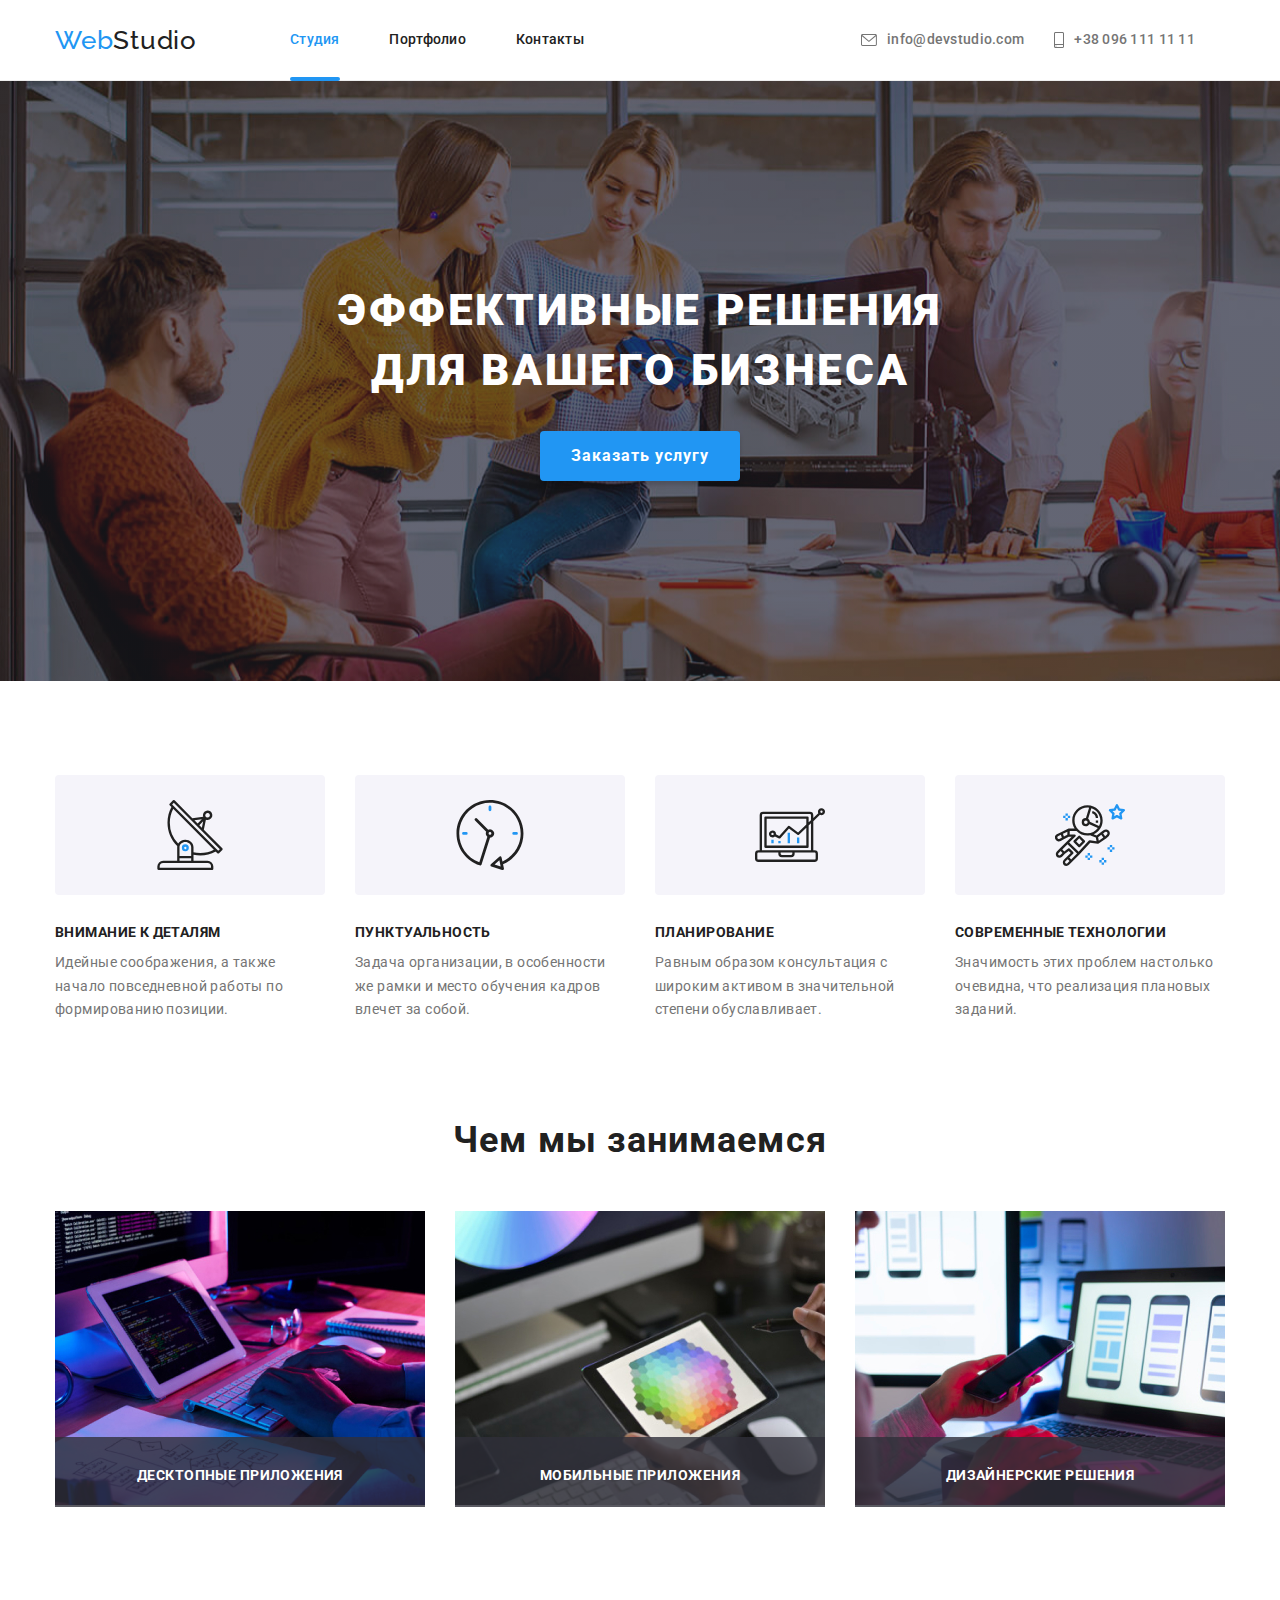
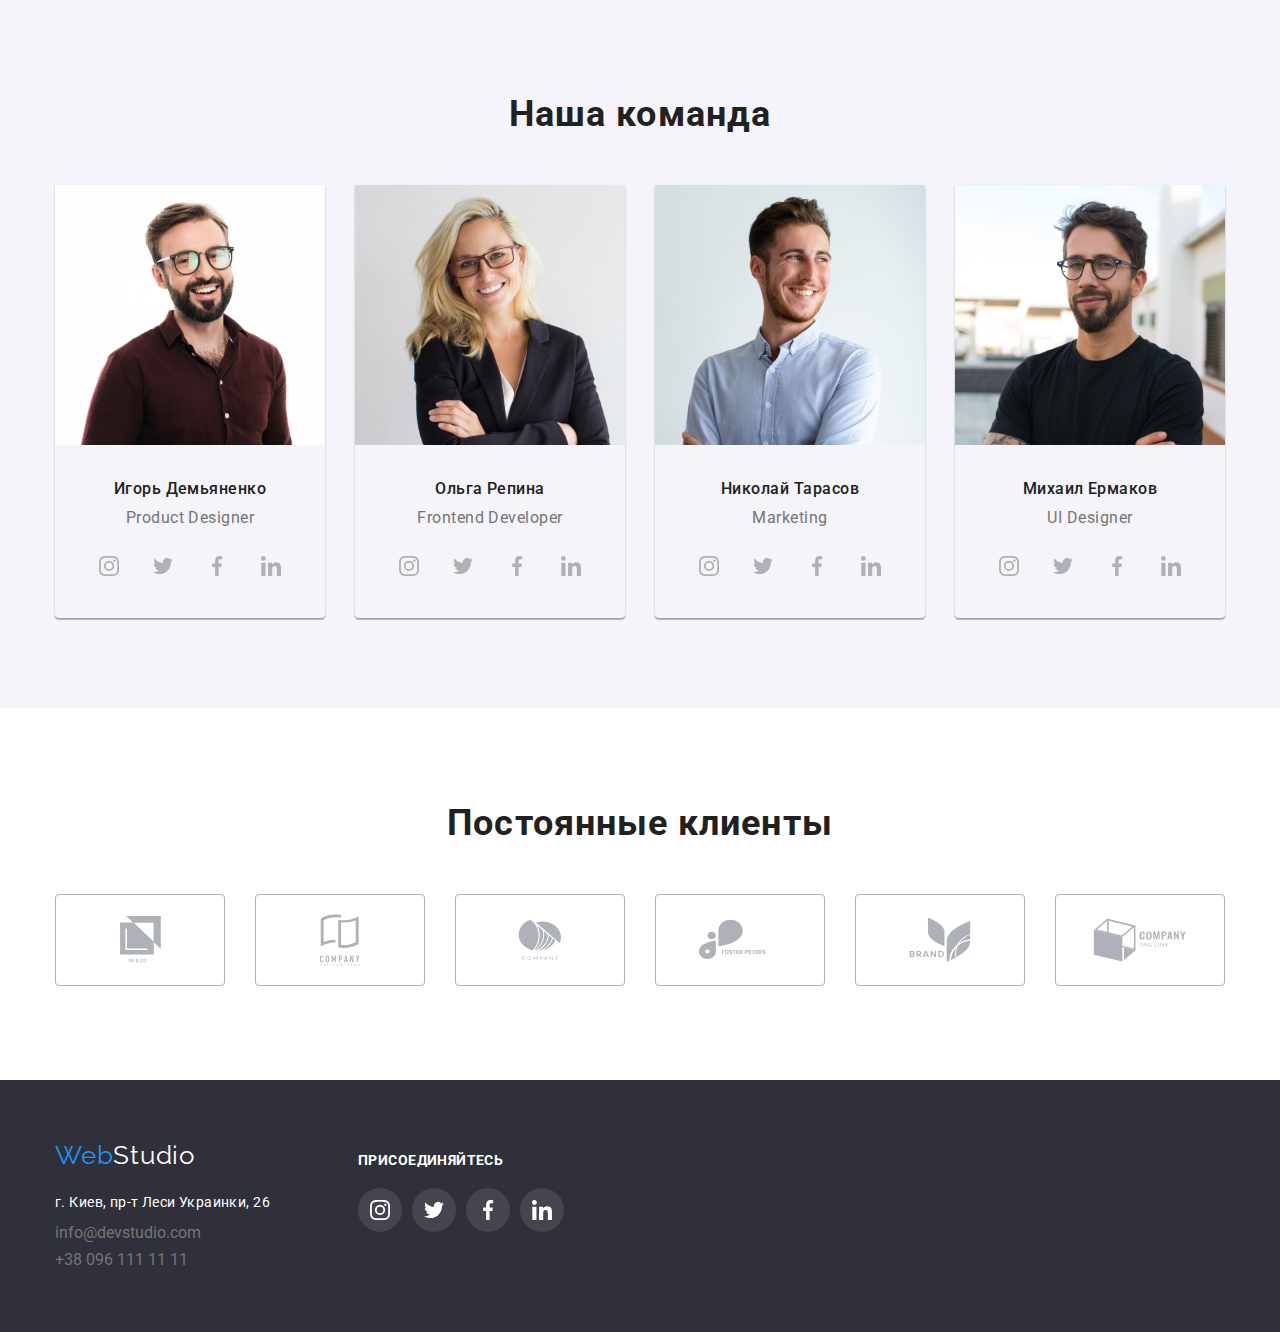
<file: index.html>
<!DOCTYPE html>
<html lang="en">
<head>
    <meta charset="UTF-8">
    <meta http-equiv="X-UA-Compatible" content="IE=edge">
    <meta name="viewport" content="width=device-width, initial-scale=1.0">
    <title>Document</title>
    <link rel="stylesheet" href="./css/modern-normalize.css">
    <link rel="preconnect" href="https://fonts.gstatic.com">
    <link href="https://fonts.googleapis.com/css2?family=Raleway:wght@700&family=Roboto:wght@400;500;700;900&display=swap" 
    rel="stylesheet"
    >
    <link rel="stylesheet" href="./css/styles.css">
</head>
<body>
    <header class="header">
        <div class="container">
        <a href="./index.html" class="logo">Web<span class="studio-black">Studio</span></a>
        <nav class="nav-list">
            <ul class="list">
                <li class="item">
                    <a href="./index.html" class="current">Студия</a>
                </li>
                <li class="item">
                    <a href="./portfolio.html">Портфолио</a>
                </li>
                <li class="item">
                    <a href="#">Контакты</a>
                </li>
            </ul>
        </nav>
        <ul class="contacts">
            <li>
                <a href="mailto:info@devstudio.com" class="m-t-link">
                    <svg class="m-t-icon" width="16" height="12">
                        <use href="./images/icons.svg#icon-envelope"></use>
                    </svg>info@devstudio.com
                </a>
            </li>
            <li>
                <a href="tel:+380961111111" class="m-t-link">
                    <svg class="m-t-icon" width="10" height="16">
                        <use href="./images/icons.svg#icon-smartphone"></use>
                    </svg>+38 096 111 11 11
                </a>
            </li>
        </ul>
        </div>
    </header>
    <main>
        <section class="hero-section">
            <div class="container">
            <h1 class="hs-title">Эффективные решения <br> для вашего бизнеса</h1>
            <button type="button" class="hero-button" data-modal-open>Заказать услугу</button>
            </div>
        </section>
        <section class="our-features">
            <div class="container">
            <ul class="icons">
                <li class="icon-back">
                    <svg class="icon"><use href="./images/icons.svg#icon-antenna"></use>
                    </svg>
                </li>
                <li class="icon-back">
                    <svg class="icon"><use href="./images/icons.svg#icon-clock"></use>
                    </svg>
                </li>
                <li class="icon-back">
                    <svg class="icon"><use href="./images/icons.svg#icon-diagram"></use>
                    </svg>
                </li>
                <li class="icon-back">
                    <svg class="icon"><use href="./images/icons.svg#icon-astronaut"></use></svg>
                </li>
            </ul>       
            <ul class="items">
                <li class="item">
                    <h3 class="features">Внимание к деталям</h3>
                    <p class="features-text">Идейные соображения, а также начало повседневной работы по формированию позиции.</p>
                </li>
                <li class="item">
                    <h3 class="features">Пунктуальность</h3>
                    <p class="features-text">Задача организации, в особенности же рамки и место обучения кадров влечет за собой.</p>
                </li>
                <li class="item">
                    <h3 class="features">Планирование</h3>
                    <p class="features-text">Равным образом консультация с широким активом в значительной степени обуславливает.</p>
                </li>
                <li class="item">
                    <h3 class="features">Современные технологии</h3>
                    <p class="features-text">Значимость этих проблем настолько очевидна, что реализация плановых заданий.</p>
                </li>
            </ul>
            </div>
        </section>
        <section class="what-we-do">
            <div class="container">
            <h2 class="what-we-do-title">Чем мы занимаемся</h2>
            <ul class="list">
                <li class="wwd-item"> 
                    <p class="wwd-text">Десктопные приложения</p>
                    <img src="./images/img1.jpg" alt="writing code" width="370">
                </li>
                <li class="wwd-item"> 
                    <p class="wwd-text">Мобильные приложения</p>
                    <img src="./images/img2.jpg" alt="color selection" width="370">
                </li>
                <li class="wwd-item"> 
                    <p class="wwd-text">Дизайнерские решения</p>
                    <img src="./images/img3.jpg" alt="work on phone" width="370">
                </li>
            </ul>
            </div>
        </section>
        <section class="our-team">
            <div class="container">
            <h2 class="our-team-title">Наша команда</h2>
            <ul class="list">
                <li class="item"><img src="./images/portrait1.jpg" alt="portrait " width="270" class="img">
                    <h3 class="name">Игорь Демьяненко</h3>
                    <p class="job">Product Designer</p>
                    <ul class="icons-list">
                        <li class="icon-item">
                            <a  href="#" class="icon-back">
                                <svg class="social-icons" width="20px" height="20px">
                                    <use href="./images/icons.svg#icon-instagram"></use>
                                </svg>
                            </a>
                        </li>
                        <li class="icon-item">
                            <a href="#" class="icon-back">
                                <svg class="social-icons" width="20px" height="20px">
                                    <use href="./images/icons.svg#icon-twitter"></use>
                                </svg>
                            </a>
                        </li>
                        <li class="icon-item">
                            <a href="#" class="icon-back">
                                <svg class="social-icons" width="20px" height="20px">
                                    <use href="./images/icons.svg#icon-facebook"></use>
                                </svg>
                            </a>
                        </li>
                        <li class="icon-item">
                            <a href="#" class="icon-back">
                                <svg class="social-icons" width="20px" height="20px">
                                    <use href="./images/icons.svg#icon-linkedin"></use>
                                </svg>
                            </a>
                        </li>
                    </ul>
                </li>
                <li class="item"><img src="./images/portrait2.jpg" alt="portrait" width="270" class="img">
                    <h3 class="name">Ольга Репина</h3>
                    <p class="job">Frontend Developer</p>
                    <ul class="icons-list">
                        <li class="icon-item">
                            <a  href="#" class="icon-back">
                                <svg class="social-icons" width="20px" height="20px">
                                    <use href="./images/icons.svg#icon-instagram"></use>
                                </svg>
                            </a>
                        </li>
                        <li class="icon-item">
                            <a href="#" class="icon-back">
                                <svg class="social-icons" width="20px" height="20px">
                                    <use href="./images/icons.svg#icon-twitter"></use>
                                </svg>
                            </a>
                        </li>
                        <li class="icon-item">
                            <a href="#" class="icon-back">
                                <svg class="social-icons" width="20px" height="20px">
                                    <use href="./images/icons.svg#icon-facebook"></use>
                                </svg>
                            </a>
                        </li>
                        <li class="icon-item">
                            <a href="#" class="icon-back">
                                <svg class="social-icons" width="20px" height="20px">
                                    <use href="./images/icons.svg#icon-linkedin"></use>
                                </svg>
                            </a>
                        </li>
                    </ul>
                </li>
                <li class="item"><img src="./images/portrait3.jpg" alt="portrait" width="270" class="img">
                    <h3 class="name">Николай Тарасов</h3>
                    <p class="job">Marketing</p>
                    <ul class="icons-list">
                        <li class="icon-item">
                            <a  href="#" class="icon-back">
                                <svg class="social-icons" width="20px" height="20px">
                                    <use href="./images/icons.svg#icon-instagram"></use>
                                </svg>
                            </a>
                        </li>
                        <li class="icon-item">
                            <a href="#" class="icon-back">
                                <svg class="social-icons" width="20px" height="20px">
                                    <use href="./images/icons.svg#icon-twitter"></use>
                                </svg>
                            </a>
                        </li>
                        <li class="icon-item">
                            <a href="#" class="icon-back">
                                <svg class="social-icons" width="20px" height="20px">
                                    <use href="./images/icons.svg#icon-facebook"></use>
                                </svg>
                            </a>
                        </li>
                        <li class="icon-item">
                            <a href="#" class="icon-back">
                                <svg class="social-icons" width="20px" height="20px">
                                    <use href="./images/icons.svg#icon-linkedin"></use>
                                </svg>
                            </a>
                        </li>
                    </ul>
                </li>
                <li class="item"><img src="./images/portrait4.jpg" alt="portrait" width="270" class="img">
                    <h3 class="name">Михаил Ермаков</h3>
                    <p class="job">UI Designer</p>
                    <ul class="icons-list">
                        <li class="icon-item">
                            <a  href="#" class="icon-back">
                                <svg class="social-icons" width="20px" height="20px">
                                    <use href="./images/icons.svg#icon-instagram"></use>
                                </svg>
                            </a>
                        </li>
                        <li class="icon-item">
                            <a href="#" class="icon-back">
                                <svg class="social-icons" width="20px" height="20px">
                                    <use href="./images/icons.svg#icon-twitter"></use>
                                </svg>
                            </a>
                        </li>
                        <li class="icon-item">
                            <a href="#" class="icon-back">
                                <svg class="social-icons" width="20px" height="20px">
                                    <use href="./images/icons.svg#icon-facebook"></use>
                                </svg>
                            </a>
                        </li>
                        <li class="icon-item">
                            <a href="#" class="icon-back">
                                <svg class="social-icons" width="20px" height="20px">
                                    <use href="./images/icons.svg#icon-linkedin"></use>
                                </svg>
                            </a>
                        </li>
                    </ul>
                </li>
            </ul>
            
            </div>
        </section>
        <section class="clients">
            <h2 class="title">Постоянные клиенты</h2>
            <ul class="clients-list">
                <li class="clients-item">
                    <a href="#" class="clients-links">
                        <svg class="c-logo" width="41" height="46.7">
                            <use  href="./images/icons.svg#icon-ya--co"></use>
                        </svg>
                    </a>
                </li>
                <li class="clients-item">
                    <a href="#" class="clients-links">
                        <svg class="c-logo" width="40" height="52">
                            <use href="./images/icons.svg#icon-tag-here"></use>
                        </svg>
                    </a>
                </li>
                <li class="clients-item">
                    <a href="#" class="clients-links">
                        <svg class="c-logo" width="43.46" height="41.18">
                            <use href="./images/icons.svg#icon-company"></use>
                        </svg>
                    </a>
                </li>
                <li class="clients-item">
                    <a href="#" class="clients-links">
                        <svg class="c-logo" width="84.44" height="40.62">
                            <use href="./images/icons.svg#icon-foster"></use>
                        </svg>
                    </a>
                </li>
                <li class="clients-item">
                    <a href="#" class="clients-links">
                        <svg class="c-logo"width="62.54" height="45.43">
                            <use href="./images/icons.svg#icon-brand"></use>
                        </svg>
                    </a>
                </li>
                <li class="clients-item">
                    <a href="#" class="clients-links">
                        <svg class="c-logo"width="93.79" height="43.93">
                            <use href="./images/icons.svg#icon-tag-line"></use>
                        </svg>
                    </a>
                </li>  
            </ul>
        </section>
    </main>
    <footer class="footer">
        <div class="container">
            <div class="address-contacts">
                <a href="./index.html" class="logo">Web<span class="studio-white">Studio</span></a>
                <address class="address">
                <p>г. Киев, пр-т Леси Украинки, 26</p>
                </address>
                <ul class="contacts">
                    <li class="contact"><a href="mailto:info@devstudio.com">info@devstudio.com</a></li>
                    <li class="contact"><a href="tel:+380961111111">+38 096 111 11 11</a></li>
                </ul>
            </div>
            <div class="social-link-icons">
                <h2 class="join">Присоединяйтесь</h2>
                <ul class="icons">
                    <li>
                        <a href="#" class="link">
                            <svg class="icon" width="20" height="20">
                                <use href="./images/icons.svg#icon-instagram"></use>
                            </svg>
                        </a>
                    </li>
                    <li>
                        <a href="#" class="link">
                            <svg class="icon" width="20" height="20">
                                <use href="./images/icons.svg#icon-twitter"></use>
                            </svg>
                        </a>
                    </li>
                    <li>
                        <a href="#" class="link">
                            <svg class="icon" width="20" height="20">
                                <use href="./images/icons.svg#icon-facebook"></use>
                            </svg>
                        </a>
                    </li>
                    <li>
                        <a href="#" class="link">
                            <svg class="icon" width="20" height="20">
                                <use href="./images/icons.svg#icon-linkedin"></use>
                            </svg>
                        </a>
                    </li>
                </ul>
            </div>
        </div>
    </footer>
    <!-- Modal window -->
    <div class="modal is-hidden" id="modal" data-modal>
        <div class="modal-content" id="modal-content">
            <button class="modal-button" data-modal-close type="button">
                <svg width="11" height="11" >
                    <use href="./images/icons.svg#icon-button"></use>
                </svg>
            </button>
        </div>
    </div>
    <script src="./js/modal.js"></script>
</body>
</html>
</file>
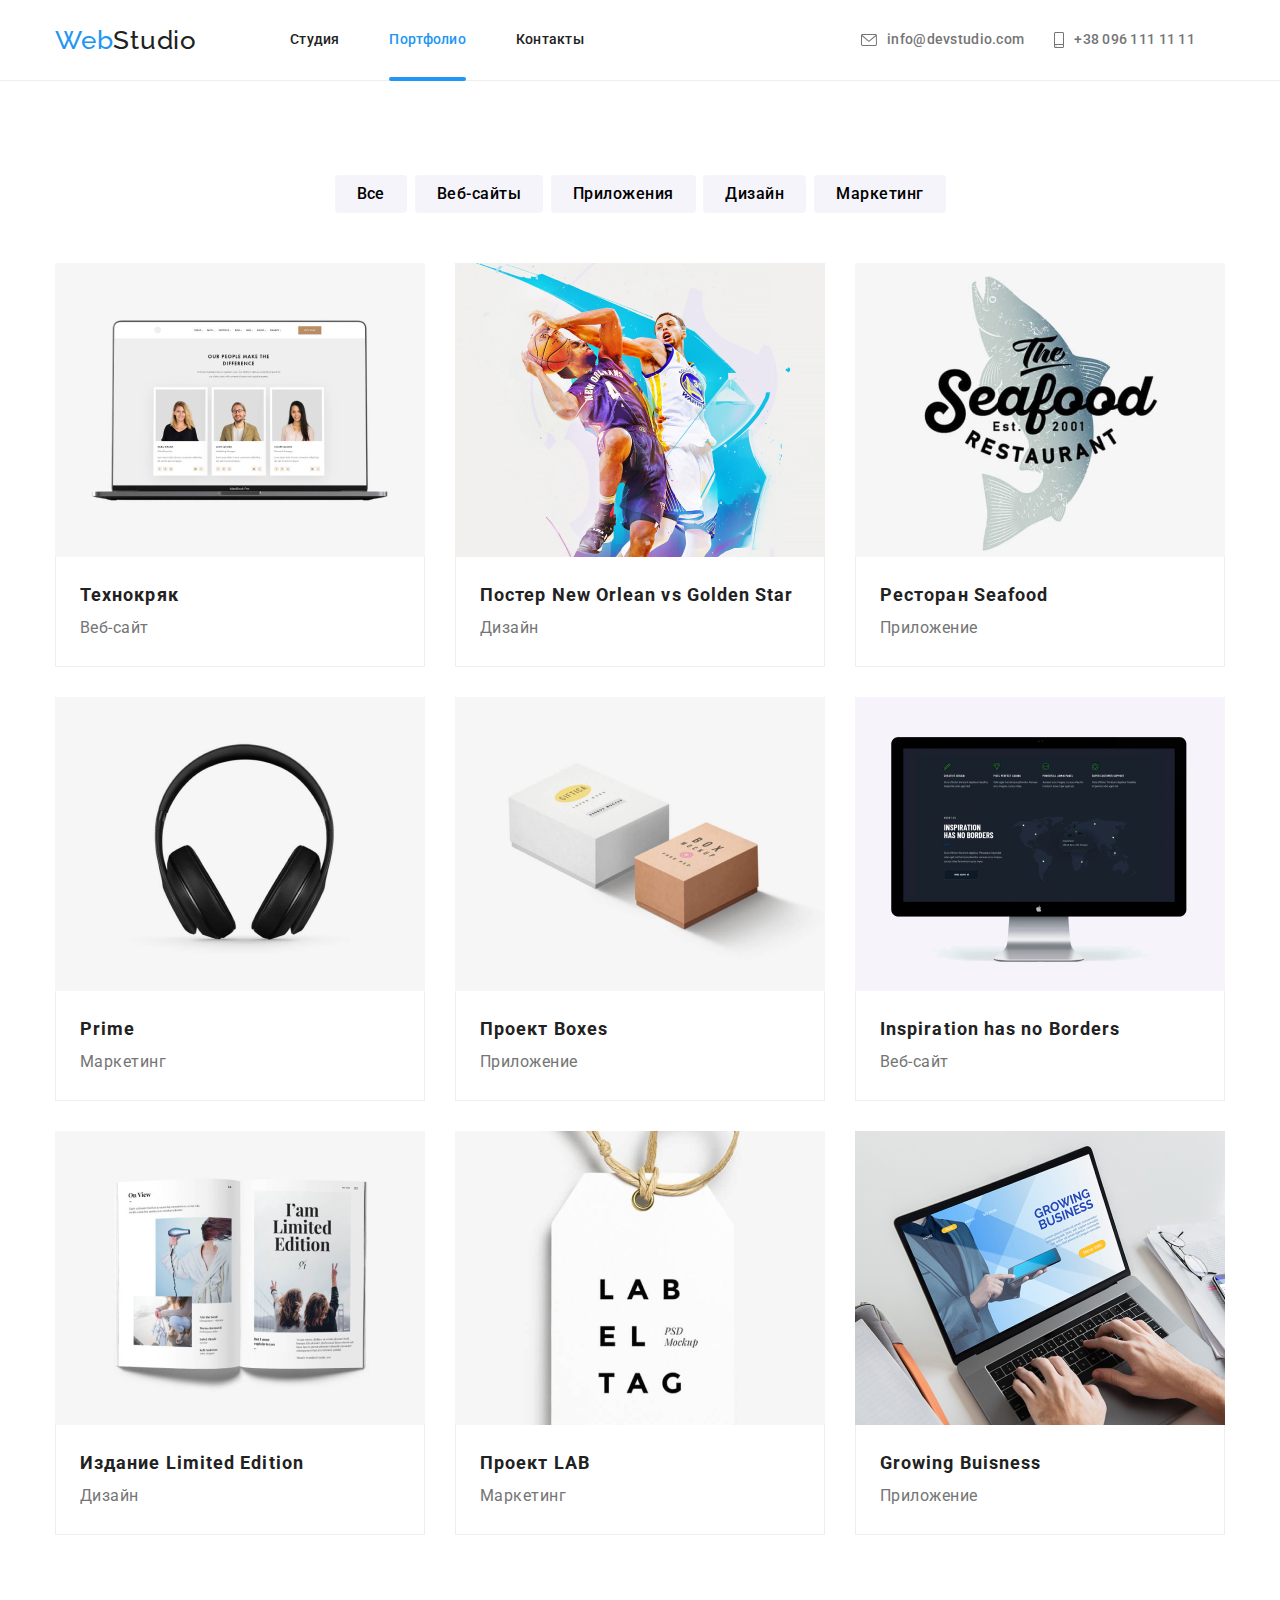
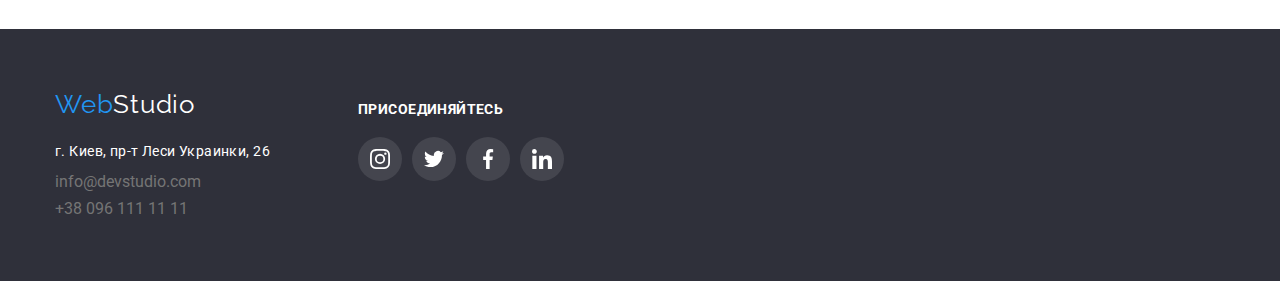
<file: portfolio.html>
<!DOCTYPE html>
<html lang="en">
<head>
    <meta charset="UTF-8">
    <meta http-equiv="X-UA-Compatible" content="IE=edge">
    <meta name="viewport" content="width=device-width, initial-scale=1.0">
    <title>Document</title>
    <link rel="stylesheet" href="./css/modern-normalize.css">
    <link rel="preconnect" href="https://fonts.gstatic.com">
    <link href="https://fonts.googleapis.com/css2?family=Raleway:wght@700&family=Roboto:wght@400;500;700;900&display=swap" 
    rel="stylesheet"
    >
    <link rel="stylesheet" href="./css/styles.css">
</head>
<body>
    <header class="header">
        <div class="container">
        <a href="./index.html" class="logo">Web<span class="studio-black">Studio</span></a>
        <nav class="nav-list">
            <ul class="list">
                <li>
                    <a href="./index.html">Студия</a>
                </li>
                <li>
                    <a href="./portfolio.html" class="current">Портфолио</a>
                </li>
                <li>
                    <a href="#">Контакты</a>
                </li>
            </ul>
        </nav>
        <ul class="contacts">
            <li>
                <a href="mailto:info@devstudio.com" class="m-t-link">
                    <svg class="m-t-icon" width="16" height="12">
                        <use href="./images/icons.svg#icon-envelope"></use>
                    </svg>info@devstudio.com
                </a>
            </li>
            <li>
                <a href="tel:+380961111111" class="m-t-link">
                    <svg class="m-t-icon" width="10" height="16">
                        <use href="./images/icons.svg#icon-smartphone"></use>
                    </svg>+38 096 111 11 11
                </a>
            </li>
        </ul>
        </div>
    </header>
    <main>
        <section class="filters">
            <div class="container">
            <ul class="buttons">
                <li><button type="button" class="filter-button">Все</button></li>
                <li><button type="button" class="filter-button">Веб-сайты</button></li>
                <li><button type="button" class="filter-button">Приложения</button></li>
                <li><button type="button" class="filter-button">Дизайн</button></li>
                <li><button type="button" class="filter-button">Маркетинг</button></li>
            </ul>
            <ul class="projects">
                <li class="item">
                    <div class="projects-overlay">
                        <img class="img" src="./images/texnokr.jpg" alt="laptop" width="370">
                        <p class="projects-text">
                            Технокряк это современная площадка распространения коронавируса. Компании используют эту платформу для цифрового шпионажа и атак на защищённые сервера конкурентов.
                        </p>
                    </div>
                    <div class="border">
                        <h3 class="p-names">Технокряк</h3>
                        <p class="p-description">Веб-сайт</p>
                    </div>
                </li>
                <li class="item">
                    <div class="projects-overlay">
                        <img class="img" src="./images/poster.jpg" alt="basketball players" width="370">
                        <p class="projects-text">
                            Технокряк это современная площадка распространения коронавируса.
                            Компании используют эту платформу для цифрового шпионажа и атак на 
                            защищённые сервера конкурентов.
                        </p>
                    </div>
                    <div class="border">
                        <h3 class="p-names">Постер New Orlean vs Golden Star</h3>
                        <p class="p-description">Дизайн</p>
                    </div>
                </li>
                <li class="item">
                    <div class="projects-overlay">
                        <img class="img" src="./images/seafood.jpg" alt="logo with a fish" width="370">
                        <p class="projects-text">
                            Технокряк это современная площадка распространения коронавируса.
                            Компании используют эту платформу для цифрового шпионажа и атак на 
                            защищённые сервера конкурентов.
                        </p>
                    </div>
                    <div class="border">
                        <h3 class="p-names">Ресторан Seafood</h3>
                        <p class="p-description">Приложение</p>
                    </div>
                </li>
                <li class="item">
                    <div class="projects-overlay">
                        <img class="img" src="./images/prime.jpg" alt="headphones" width="370">
                        <p class="projects-text">
                            Технокряк это современная площадка распространения коронавируса.
                            Компании используют эту платформу для цифрового шпионажа и атак на 
                            защищённые сервера конкурентов.
                        </p>
                    </div>
                    <div class="border">
                        <h3 class="p-names">Prime</h3>
                        <p class="p-description">Маркетинг</p>
                    </div>
                </li>
                <li class="item">
                    <div class="projects-overlay">
                        <img class="img" src="./images/boxes.jpg" alt="boxes" width="370">
                        <p class="projects-text">
                            Технокряк это современная площадка распространения коронавируса.
                            Компании используют эту платформу для цифрового шпионажа и атак на 
                            защищённые сервера конкурентов.
                        </p>
                    </div>
                    <div class="border">
                        <h3 class="p-names">Проект Boxes</h3>
                        <p class="p-description">Приложение</p>
                    </div>
                </li>
                <li class="item">
                    <div class="projects-overlay">
                        <img class="img" src="./images/insp.jpg" alt="monitor" width="370">
                        <p class="projects-text">
                            Технокряк это современная площадка распространения коронавируса.
                            Компании используют эту платформу для цифрового шпионажа и атак на 
                            защищённые сервера конкурентов.
                         </p>
                    </div>
                    <div class="border">
                        <h3 class="p-names">Inspiration has no Borders</h3>
                        <p class="p-description">Веб-сайт</p>
                    </div>
                </li>
                <li class="item">
                    <div class="projects-overlay">
                        <img class="img" src="./images/limed.jpg" alt="book" width="370">
                        <p class="projects-text">
                            Технокряк это современная площадка распространения коронавируса.
                            Компании используют эту платформу для цифрового шпионажа и атак на 
                            защищённые сервера конкурентов.
                        </p>
                    </div>
                    <div class="border">
                        <h3 class="p-names">Издание Limited Edition</h3>
                        <p class="p-description">Дизайн</p>
                    </div>
                </li>
                <li class="item">
                    <div class="projects-overlay">
                        <img class="img" src="./images/lab.jpg" alt="label" width="370">
                        <p class="projects-text">
                            Технокряк это современная площадка распространения коронавируса.
                            Компании используют эту платформу для цифрового шпионажа и атак на 
                            защищённые сервера конкурентов.
                        </p>
                    </div>
                    <div class="border">
                        <h3 class="p-names">Проект LAB</h3>
                        <p class="p-description">Маркетинг</p>
                    </div>
                </li>
                <li class="item">
                    <div class="projects-overlay">
                        <img class="img" src="./images/buis.jpg" alt="laptop" width="370">
                        <p class="projects-text">
                            Технокряк это современная площадка распространения коронавируса.
                            Компании используют эту платформу для цифрового шпионажа и атак на 
                            защищённые сервера конкурентов.
                        </p>
                    </div>
                    <div class="border">
                        <h3 class="p-names">Growing Buisness</h3>
                        <p class="p-description">Приложение</p>
                    </div>
                </li>
            </ul>
            </div>
        </section>
    </main>
    <footer class="footer">
        <div class="container">
            <div class="address-contacts">
                <a href="./index.html" class="logo">Web<span class="studio-white">Studio</span></a>
                <address class="address">
                <p>г. Киев, пр-т Леси Украинки, 26</p>
                </address>
                <ul class="contacts">
                    <li class="contact"><a href="mailto:info@devstudio.com">info@devstudio.com</a></li>
                    <li class="contact"><a href="tel:+380961111111">+38 096 111 11 11</a></li>
                </ul>
            </div>
            <div class="social-link-icons">
                <h2 class="join">Присоединяйтесь</h2>
                <ul class="icons">
                    <li>
                        <a href="#" class="link">
                            <svg class="icon" width="20" height="20">
                                <use href="./images/icons.svg#icon-instagram"></use>
                            </svg>
                        </a>
                    </li>
                    <li>
                        <a href="#" class="link">
                            <svg class="icon" width="20" height="20">
                                <use href="./images/icons.svg#icon-twitter"></use>
                            </svg>
                        </a>
                    </li>
                    <li>
                        <a href="#" class="link">
                            <svg class="icon" width="20" height="20">
                                <use href="./images/icons.svg#icon-facebook"></use>
                            </svg>
                        </a>
                    </li>
                    <li>
                        <a href="#" class="link">
                            <svg class="icon" width="20" height="20">
                                <use href="./images/icons.svg#icon-linkedin"></use>
                            </svg>
                        </a>
                    </li>
                </ul>
            </div>
        </div>
    </footer>
</body>
</html>
</file>
<file: css/styles.css>
:root {
    --background:#E5E5E5;
    --background-img-overlay: rgba(47, 48, 58, 0.4);
    --white:#FFFFFF;
    --gray:#757575;
    --bluegray:#2F303A;
    --white-gray:#F5F4FA;
    --blue:#2196F3;
    --black:#212121;
    --icons: #AFB1B8;
    --main-font:'Roboto', sans-serif;
    --logo-font:'Raleway', sans-serif;
}
*,
*::before,
*::after{
    box-sizing: border-box;
}
body{
    font-family: var(--main-font);
    font-style:normal;
    color: var(--black);
}
h1,
h2,
h3,
ul,
p{
    margin: 0 auto;
    padding: 0;
}
button{
    cursor: pointer;
}
.container{
    width: 1200px;
    padding-left: 15px;
    padding-right: 15px;
    margin-left: auto;
    margin-right: auto;
}
/*header */
.header{
    font-style: normal;
    font-weight: 500;
    font-size: 14px;
    line-height: 1.14;
    letter-spacing: 0.02em;
    border-bottom: 1px solid #EEEEEE;
}
.header .container{
    display: flex;  
    align-items:center;
}
.nav-list .list{
    display: flex;
    width: 294px;
    justify-content: space-between;
    height: 80px;
    padding-top: 32px;
}
.nav-list .current{
    position: relative;
}
.nav-list .current::after{
    content: "";
    display: block;
    position: absolute;
    width: 100%;
    background-color: var(--blue);
    border: 2px solid var(--blue);
    border-radius: 2px;
    margin-top: 29px;
}
.header .contacts{
    display: flex;
    justify-content: space-between;
}
.m-t-link{
    display: flex;
    align-items: center;
    margin-right: 30px;
}
.m-t-icon{
    fill: var(--gray);
    margin-right: 10px;
    transition:fill 250ms cubic-bezier(0.4, 0, 0.2, 1) ;
}
.m-t-icon:hover,
.m-t-icon:focus{
    fill: var(--blue);
}
.m-t-link:hover .m-t-icon,
.m-t-icon:focus .m-t-icon{
    fill: var(--blue);
}
.header .contacts a{
    display: flex;
}
a{
    text-decoration: none; 
    color:inherit; 
    transition:color 250ms cubic-bezier(0.4, 0, 0.2, 1) ;
}
ul{
    list-style: none;
}
.logo{
    color:var(--blue);
    font-family: var(--logo-font);
    font-size: 26px;
    line-height: 1.19;
    letter-spacing: 0.03em;
    margin-right: 93px;
}
.studio-black{
    color:var(--black);
}
.studio-white{
    color:var(--white);
}
.contacts{
    color:var(--gray);
    margin-right: 0;
    transition: color 250ms cubic-bezier(0.4, 0, 0.2, 1) ;
}
.nav-list .current,
.nav-list a:hover,
.nav-list a:focus,
.contacts a:hover,
.contacts a:focus {
    color:var(--blue);
    
}
/* Hero section */
.hero-section{
    background-color: #C4C4C4;
    text-align: center;
    max-width: 1600px;
    background-image:linear-gradient(
        var(--background-img-overlay),
        var(--background-img-overlay)),
        url(../images/hero-back.jpg); 
    background-repeat: no-repeat;
    margin-right: auto;
    margin-left: auto;
}
.hero-section .container{
    padding: 200px 0;
    background-size: cover;
}
.hero-section .hs-title{
    color: var(--white);
    font-weight: 900;
    line-height: 1.36;
    font-size: 44px;
    letter-spacing: 0.06em;
    text-transform: uppercase;
    margin-bottom: 30px;
}    
.hero-section .hero-button{
    background-color: var(--blue);
    color: var(--white);
    box-shadow: 0px 4px 4px rgba(0, 0, 0, 0.15);
    font-family: var(--main-font);
    font-weight: 700;
    font-size: 16px;
    line-height: 1.87;
    letter-spacing: 0.06em;
    border-radius: 4px;
    border: none;
    width: 200px;
    height: 50px;
    transition:background-color 250ms cubic-bezier(0.4, 0, 0.2, 1) ;
}
.hero-button:hover,
.hero-button:focus{
    background-color: #188CE8;
    
}
/* our features section */
.our-features{
    padding: 94px 0;
}
.our-features .features{ 
    font-size: 14px;
    line-height: 1.14;
    letter-spacing: 0.03em;
    text-transform: uppercase;
    margin-bottom: 10px;
}
.our-features .icons{
    display: flex;
    justify-content: space-between;
}
.our-features .icon-back{
    width: 270px;
    height: 120px;
    padding: 25px 100px;
    background-color: var(--white-gray);
    border-radius: 4px;
    margin-bottom: 30px;
}
.our-features .icon{
    width: 70px;
    height: 70px;
}
.our-features .features-text{
    color: var(--gray);
    font-weight: 400;
    font-size: 14px;
    line-height: 1.71;
    letter-spacing: 0.03em;
}
.our-features .items{
    display: flex;
    justify-content: space-between;
}
.our-features .item{
    width: 270px;
    height: 101px; 
}
/* what we do section */
.what-we-do{
    height: 480px;
}
.what-we-do .what-we-do-title{
    font-weight: 700;
    font-size: 36px;
    line-height: 1.16;
    letter-spacing: 0.03em;
    text-align: center;
    margin-bottom: 50px;
}
.what-we-do .list{
    display: flex;
    justify-content: space-between;
}
.wwd-item{
    position: relative;
}
.wwd-item::before{
    content: "";
    position: absolute;
    background-color: rgba(47, 48, 58, 0.8);
    opacity: 1;
    width: 100%;
    height: 70px;
    bottom: 3px;
}
.wwd-text{
    position: absolute;
    bottom: 0;
    width: 100%;
    left: 50%;
    padding: 27px;
    transform: translate(-50%,0);
    font-weight: bold;
    font-size: 14px;
    line-height: 16px;
    text-align: center;
    letter-spacing: 0.03em;
    text-transform: uppercase;
    color: #FFFFFF;

}
/* our team section */
.our-team{
    background-color: var(--white-gray);
    height: 708px;    
}
.our-team .list{
    display: flex;
    justify-content: space-between;
}
.our-team .item{
    width: 270px;
    box-shadow: 0px 1px 3px rgba(0, 0, 0, 0.12), 0px 1px 1px rgba(0, 0, 0, 0.14), 0px 2px 1px rgba(0, 0, 0, 0.2);
    border-radius: 0px 0px 4px 4px;
    text-align: center;
    padding-bottom: 30px;
}
.our-team .img{
    margin-bottom: 30px;
}
.our-team .our-team-title{
    font-weight: bold;
    font-size: 36px;
    line-height: 1.16;
    letter-spacing: 0.03em;
    text-align: center;
    padding-top: 94px;
    margin-bottom: 50px;
}
.our-team .name{
    font-weight: 500;
    font-size: 16px;
    line-height: 1.18;
    letter-spacing: 0.03em;
    margin-bottom: 10px;
}
.our-team .job{
    color: var(--gray);
    font-size: 16px;
    line-height: 1.18;
    letter-spacing: 0.03em;
    margin-bottom: 16px;
}
.our-team .icons-list{
    display: flex;
    justify-content: center;
}
.our-team .icon-back{
    display: flex;
    width: 44px;
    height: 44px;
    border-radius: 50%;
    background-color: transparent;
    justify-content: center;
    align-items: center;
    background-position: center;
    position: relative; 
    transition:background-color 250ms cubic-bezier(0.4, 0, 0.2, 1) ;  
}
.our-team .icon-item:not(:last-child){
    margin-right: 10px;
}
.our-team .social-icons{
    fill: var(--icons) ;
    transition:fill 250ms cubic-bezier(0.4, 0, 0.2, 1) ;
}
.our-team .icon-back:hover .social-icons,
.our-team .icon-back:focus .social-icons{
    fill: white;
}
.our-team .icon-back:hover,
.our-team .icon-back:focus{
    background-color: var(--blue);
    
    
    
    
}

/* clients*/

.clients{
    padding: 94px 0;
}
.clients-item:not(:last-child){
    margin-right: 30px;
}
.clients .title{
    font-weight: bold;
    font-size: 36px;
    line-height: 42px;
    text-align: center;
    letter-spacing: 0.03em;
    margin-bottom: 50px;
}
.clients-list{
    display: flex;
    justify-content: center;
}
.c-logo{
    fill: var(--icons);
    transition:fill 250ms cubic-bezier(0.4, 0, 0.2, 1) ;
}
.clients-links{
    display: flex;
    justify-content: center;
    align-items: center;
    width: 170px;
    height: 92px;
    border: 1px solid var(--icons);
    border-radius: 4px;
}
.clients-links:hover,
.clients-links:focus{
    border-color: var(--blue);
}
.clients-links:hover .c-logo,
.clients-links:focus .c-logo{
    fill: var(--blue);
}
/* footer */

.footer{
    background-color: var(--bluegray);
    height: 252px;
}
.footer .container{
    height: 132px;
    padding-top: 60px;
    display: flex;
}
.footer .join{
    font-weight: bold;
    font-size: 14px;
    line-height: 16px;
    letter-spacing: 0.03em;
    text-transform: uppercase;
    color: var(--white);
    margin-bottom: 20px;
    margin-top: 12px;
}
.social-link-icons .icons{
    display: flex;
}
.social-link-icons .icon{
    fill: var(--white);
    transition:fill 250ms cubic-bezier(0.4, 0, 0.2, 1) ;
}
.social-link-icons{
    margin-left: 70px;
}
.footer .link{
    display: flex;
    justify-content: center;
    align-items: center;
    width: 44px;
    height: 44px;
    background-color: rgba(255, 255, 255, 0.1); 
    border-radius: 50%;
    margin-right: 10px;
    transition:background-color 250ms cubic-bezier(0.4, 0, 0.2, 1) ;
}
.footer .link:hover,
.footer .link:focus{
    background-color: var(--blue);
}
.address{
    color: var(--white);
    font-style: normal;
    font-weight: normal;
    font-size: 14px;
    line-height: 1.71;
    letter-spacing: 0.03em;
    padding-top: 20px;
    padding-bottom: 9px;
}
.footer .contact:first-child{
    padding-bottom: 9px;
}
/* Portfolio */
.filters .container{
    padding-top: 94px;
    padding-bottom: 94px;
}
.filters .buttons{
    display: flex;
    justify-content: center;
    margin-bottom: 50px;
    width: 611px;
    justify-content: space-between;
}
.filters .filter-button{
    font-family: var(--main-font);
    font-weight: 500;
    font-size: 16px;
    line-height: 1.62;
    letter-spacing: 0.03em;
    background-color: #F5F4FA;
    border-radius: 4px;
    border: none;
    padding: 6px 22px;
    transition:background-color 250ms cubic-bezier(0.4, 0, 0.2, 1) ;
}
.filters .filter-button:hover,
.filters .filter-button:focus{
    background-color: var(--blue);
    color: var(--white);
    box-shadow: 0px 3px 1px rgba(0, 0, 0, 0.1),
    0px 1px 2px rgba(0, 0, 0, 0.08), 0px 2px 2px rgba(0, 0, 0, 0.12);
    transition:box-shadow 250ms cubic-bezier(0.4, 0, 0.2, 1) ;
    transition:color 250ms cubic-bezier(0.4, 0, 0.2, 1) ;
    transition:background-color 250ms cubic-bezier(0.4, 0, 0.2, 1) ;
}
/* projects section */
.projects{
    display: flex;
    flex-wrap: wrap;
    margin-left: -30px;
    margin-top: -30px;
}
.projects .item{
    width: 370px;
    height: 404px;
    margin-left: 30px;
    margin-top: 30px;
    flex-basis: calc((100% - 90px) / 3);
}
.projects .item:hover{
    box-shadow: 0px 1px 1px rgba(0, 0, 0, 0.12),
    0px 4px 4px rgba(0, 0, 0, 0.06),
    1px 4px 6px rgba(0, 0, 0, 0.16);
    transition:box-shadow 250ms cubic-bezier(0.4, 0, 0.2, 1) ;
}
.projects .img{
    width: 100%;
    display: block;
}
.projects .border{
    width: 370px;
    height: 110px;
    border: 1px solid #EEEEEE;
    border-top: transparent;
    padding: 20px 24px;
}
.projects .p-names{
    font-size: 18px;
    line-height: 2;
    letter-spacing: 0.06em;
}
.projects .p-description{
    color: var(--gray);
    line-height: 1.87;
    letter-spacing: 0.03em;
}
.projects-overlay{
    position: relative;
    overflow: hidden;
}
.projects-overlay::before{
    content: "";
    position: absolute;
    width: 100%;
    height: 100%;
    display: block;
    left: 0;
    top: 100%;
    background-color: rgba(33, 150, 243, 0.9);
    transform:translateY(100%);
    transition:transform 250ms cubic-bezier(0.4, 0, 0.2, 1) ;
}
.projects-text{
    font-weight: normal;
    font-size: 18px;
    line-height: 28px;
    letter-spacing: 0.03em; 
    display: flex;
    align-items: center;
    position: absolute;
    color: #FFFFFF;
    width: 100%;
    height: 100%;
    top: 100%;
    padding: 63px 24px;
    transform:translateY(100%);
    transition:transform 250ms cubic-bezier(0.4, 0, 0.2, 1) ;
    overflow: auto
}
.projects .item:hover .projects-overlay::before{
    transform:translateY(-100%);
    transition:transform 250ms cubic-bezier(0.4, 0, 0.2, 1) ;
}
.projects .item:hover .projects-text{
    transform:translateY(-100%);
    transition:transform 250ms cubic-bezier(0.4, 0, 0.2, 1) ;
}
/* Modal window */
.modal{
    position: fixed;
    top: 0;
    left: 0;
    width: 100vw;
    height: 100vh;
    background-color: rgba(0, 0, 0, 0.2);
    opacity: 1;
    transition:opacity 250ms cubic-bezier(0.4, 0, 0.2, 1) ;
}
.is-hidden{
    opacity: 0;
    transition:opacity 250ms cubic-bezier(0.4, 0, 0.2, 1) ;
    pointer-events: none;
}
.modal-content{
    display: flex;
    position: absolute;
    width: 528px;
    height: 581px;
    top: 50%;
    left: 50%;
    transform: translate(-50%,-50%);
    background-color: #FFFFFF;
    box-shadow: 0px 1px 3px rgba(0, 0, 0, 0.12), 0px 1px 1px rgba(0, 0, 0, 0.14), 0px 2px 1px rgba(0, 0, 0, 0.2);
    border-radius: 4px;
}
.modal-button{
    display: flex;
    justify-content: center;
    align-items: center;
    width: 30px;
    height: 30px;
    border-radius: 50%;
    border: 1px solid rgba(0, 0, 0, 0.1);
    font-size: 25px;
    background-color: transparent;
    position: absolute;
    top: 8px;
    right: 8px;
}
</file>
